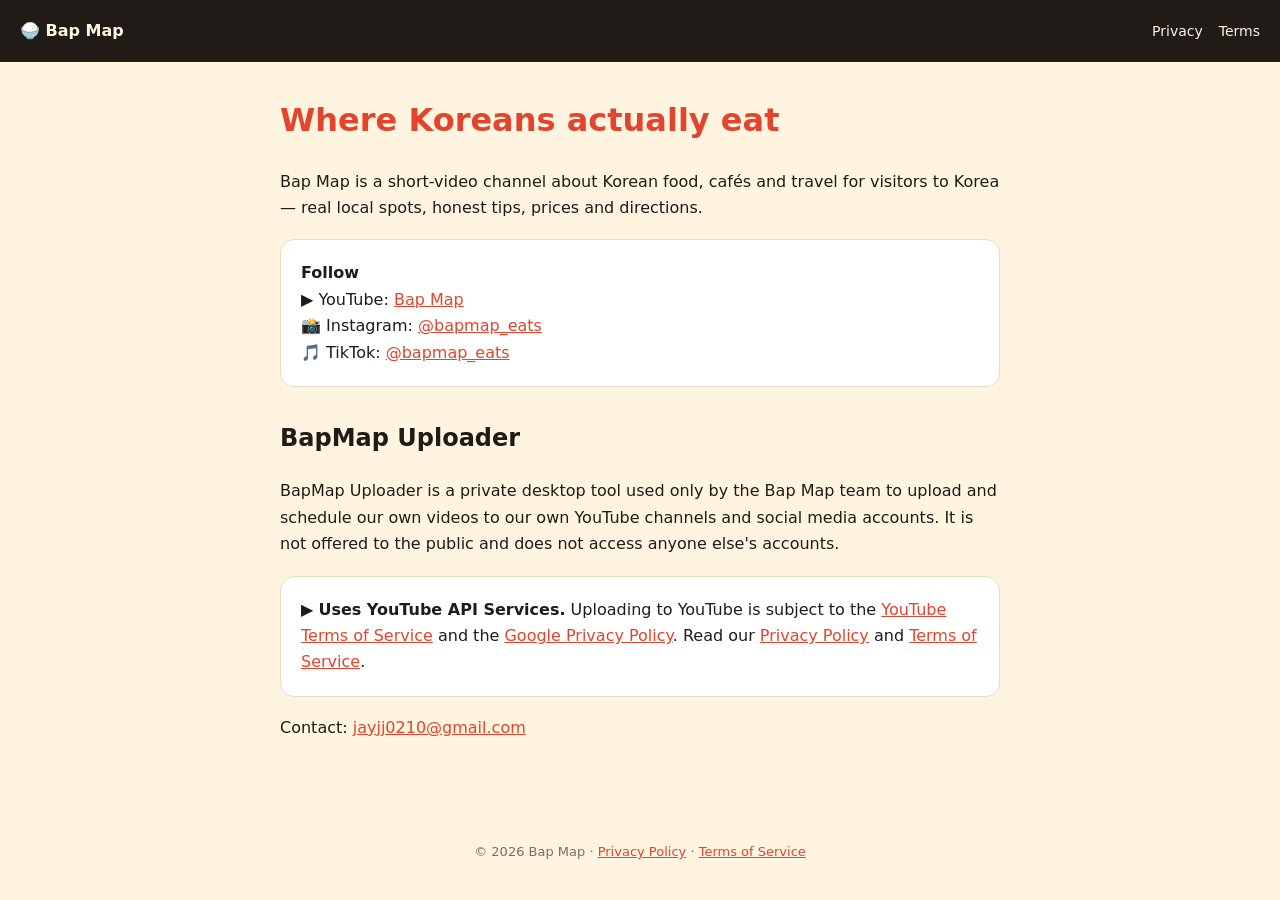
<file: index.html>
<!doctype html><html lang="en"><head><meta charset="utf-8"><meta name="viewport" content="width=device-width,initial-scale=1">
<title>Bap Map — Where Koreans actually eat</title><link rel="stylesheet" href="style.css"></head><body>
<header><a href="./">🍚 Bap Map</a><nav><a href="privacy.html">Privacy</a><a href="terms.html">Terms</a></nav></header>
<main>
<h1>Where Koreans actually eat</h1>
<p>Bap Map is a short-video channel about Korean food, cafés and travel for visitors to Korea — real local spots, honest tips, prices and directions.</p>
<div class="card"><b>Follow</b><br>
▶ YouTube: <a href="https://www.youtube.com/channel/UC5KBGikeWIqvLpmcNPwNAkA">Bap Map</a><br>
📸 Instagram: <a href="https://www.instagram.com/bapmap_eats">@bapmap_eats</a><br>
🎵 TikTok: <a href="https://www.tiktok.com/@bapmap_eats">@bapmap_eats</a></div>
<h2>BapMap Uploader</h2>
<p>BapMap Uploader is a private desktop tool used only by the Bap Map team to upload and schedule our own videos to our own YouTube channels and social media accounts. It is not offered to the public and does not access anyone else's accounts.</p>
<div class="card">▶ <b>Uses YouTube API Services.</b> Uploading to YouTube is subject to the <a href="https://www.youtube.com/t/terms">YouTube Terms of Service</a> and the <a href="https://policies.google.com/privacy">Google Privacy Policy</a>. Read our <a href="privacy.html">Privacy Policy</a> and <a href="terms.html">Terms of Service</a>.</div>
<p>Contact: <a href="mailto:jayjj0210@gmail.com">jayjj0210@gmail.com</a></p>
</main><footer>© 2026 Bap Map · <a href="privacy.html">Privacy Policy</a> · <a href="terms.html">Terms of Service</a></footer></body></html>
</file>
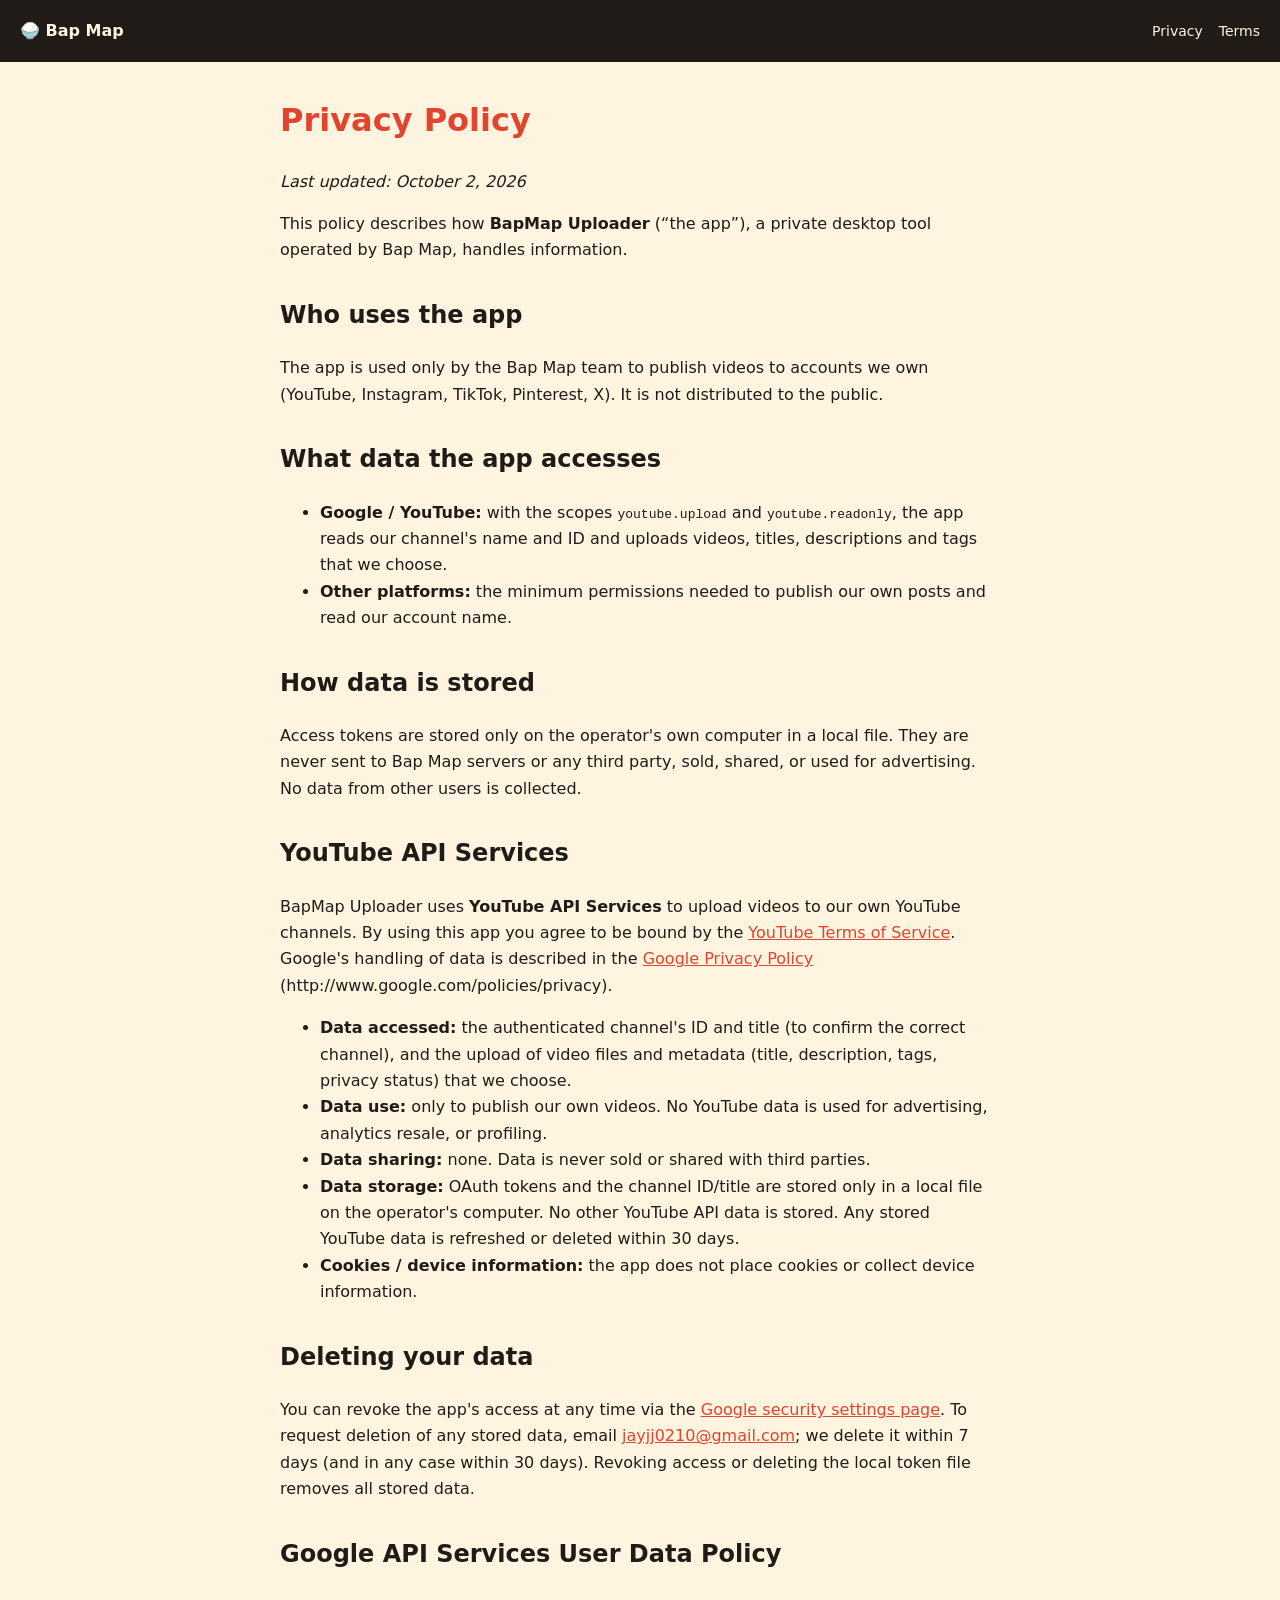
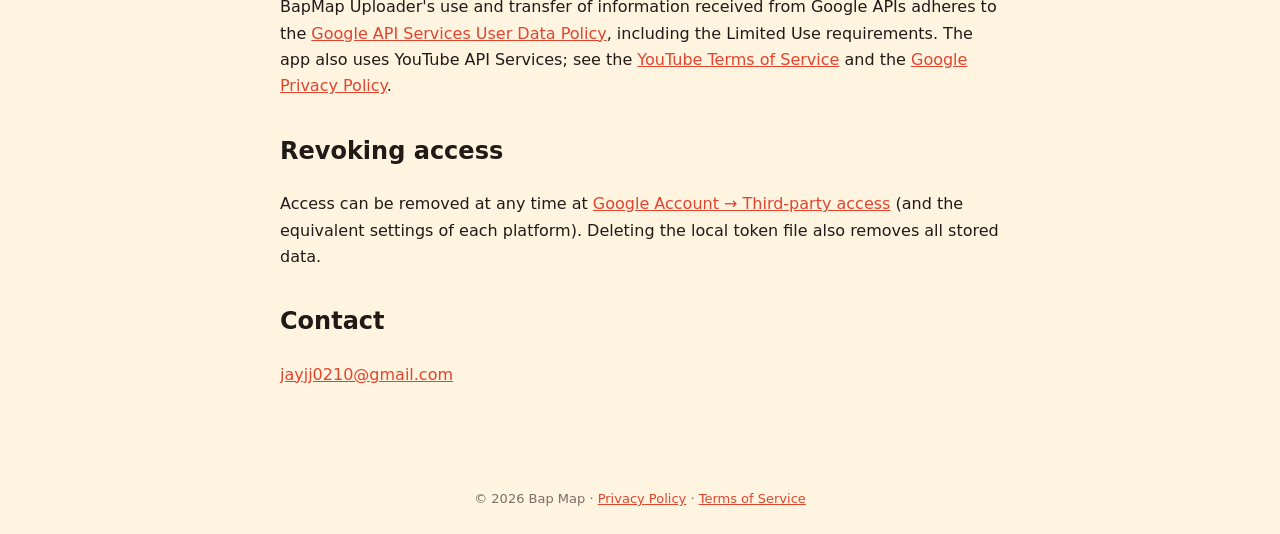
<file: privacy.html>
<!doctype html><html lang="en"><head><meta charset="utf-8"><meta name="viewport" content="width=device-width,initial-scale=1">
<title>Privacy Policy — BapMap Uploader</title><link rel="stylesheet" href="style.css"></head><body>
<header><a href="./">🍚 Bap Map</a><nav><a href="privacy.html">Privacy</a><a href="terms.html">Terms</a></nav></header>
<main>
<h1>Privacy Policy</h1><p><i>Last updated: October 2, 2026</i></p>
<p>This policy describes how <b>BapMap Uploader</b> (“the app”), a private desktop tool operated by Bap Map, handles information.</p>
<h2>Who uses the app</h2>
<p>The app is used only by the Bap Map team to publish videos to accounts we own (YouTube, Instagram, TikTok, Pinterest, X). It is not distributed to the public.</p>
<h2>What data the app accesses</h2>
<ul>
<li><b>Google / YouTube:</b> with the scopes <code>youtube.upload</code> and <code>youtube.readonly</code>, the app reads our channel's name and ID and uploads videos, titles, descriptions and tags that we choose.</li>
<li><b>Other platforms:</b> the minimum permissions needed to publish our own posts and read our account name.</li>
</ul>
<h2>How data is stored</h2>
<p>Access tokens are stored only on the operator's own computer in a local file. They are never sent to Bap Map servers or any third party, sold, shared, or used for advertising. No data from other users is collected.</p>
<h2>YouTube API Services</h2>
<p>BapMap Uploader uses <b>YouTube API Services</b> to upload videos to our own YouTube channels. By using this app you agree to be bound by the <a href="https://www.youtube.com/t/terms">YouTube Terms of Service</a>. Google's handling of data is described in the <a href="https://policies.google.com/privacy">Google Privacy Policy</a> (http://www.google.com/policies/privacy).</p>
<ul>
<li><b>Data accessed:</b> the authenticated channel's ID and title (to confirm the correct channel), and the upload of video files and metadata (title, description, tags, privacy status) that we choose.</li>
<li><b>Data use:</b> only to publish our own videos. No YouTube data is used for advertising, analytics resale, or profiling.</li>
<li><b>Data sharing:</b> none. Data is never sold or shared with third parties.</li>
<li><b>Data storage:</b> OAuth tokens and the channel ID/title are stored only in a local file on the operator's computer. No other YouTube API data is stored. Any stored YouTube data is refreshed or deleted within 30 days.</li>
<li><b>Cookies / device information:</b> the app does not place cookies or collect device information.</li>
</ul>
<h2>Deleting your data</h2>
<p>You can revoke the app's access at any time via the <a href="https://security.google.com/settings/security/permissions">Google security settings page</a>. To request deletion of any stored data, email <a href="mailto:jayjj0210@gmail.com">jayjj0210@gmail.com</a>; we delete it within 7 days (and in any case within 30 days). Revoking access or deleting the local token file removes all stored data.</p>
<h2>Google API Services User Data Policy</h2>
<p>BapMap Uploader's use and transfer of information received from Google APIs adheres to the <a href="https://developers.google.com/terms/api-services-user-data-policy">Google API Services User Data Policy</a>, including the Limited Use requirements. The app also uses YouTube API Services; see the <a href="https://www.youtube.com/t/terms">YouTube Terms of Service</a> and the <a href="https://policies.google.com/privacy">Google Privacy Policy</a>.</p>
<h2>Revoking access</h2>
<p>Access can be removed at any time at <a href="https://myaccount.google.com/permissions">Google Account → Third-party access</a> (and the equivalent settings of each platform). Deleting the local token file also removes all stored data.</p>
<h2>Contact</h2><p><a href="mailto:jayjj0210@gmail.com">jayjj0210@gmail.com</a></p>
</main><footer>© 2026 Bap Map · <a href="privacy.html">Privacy Policy</a> · <a href="terms.html">Terms of Service</a></footer></body></html>
</file>
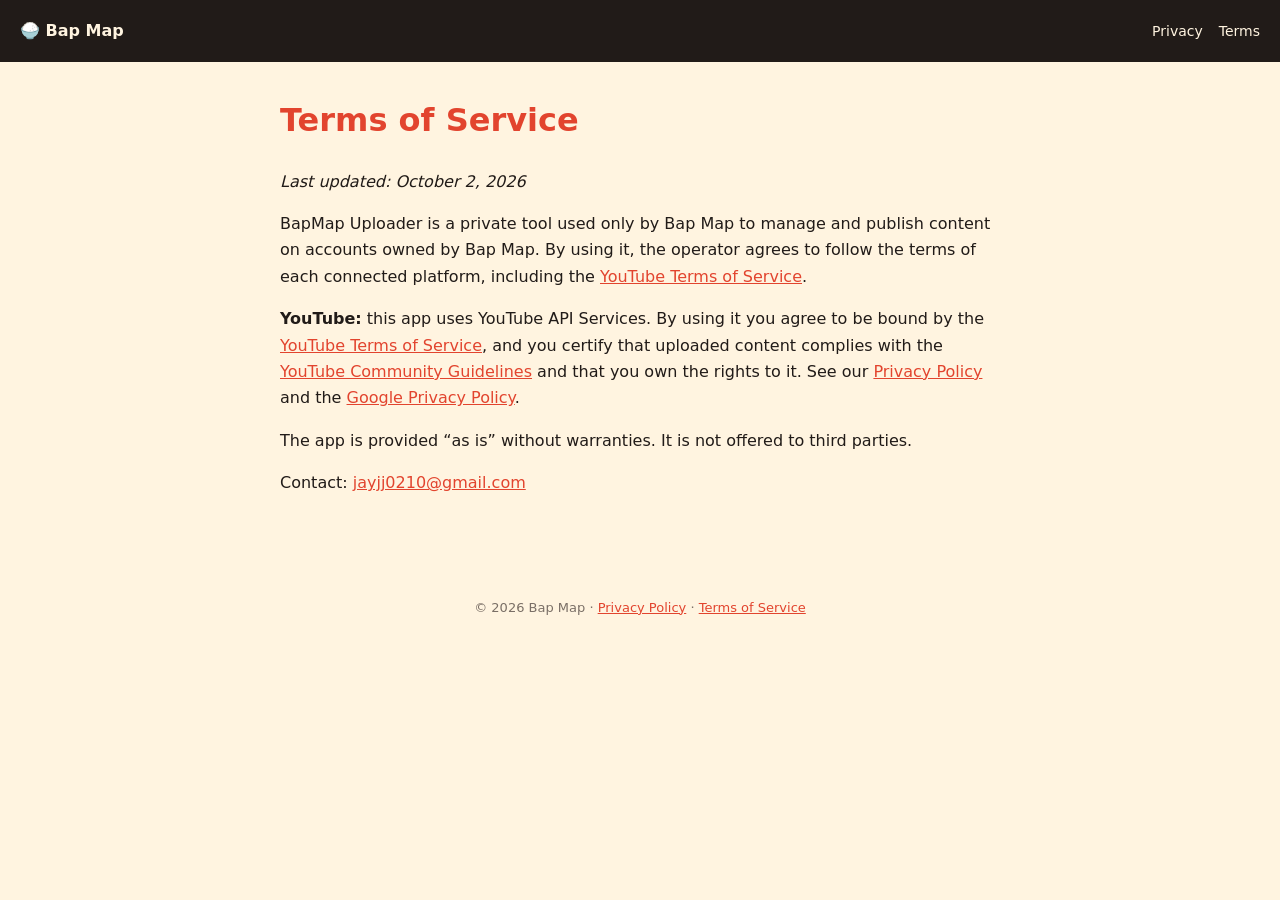
<file: terms.html>
<!doctype html><html lang="en"><head><meta charset="utf-8"><meta name="viewport" content="width=device-width,initial-scale=1">
<title>Terms of Service — BapMap Uploader</title><link rel="stylesheet" href="style.css"></head><body>
<header><a href="./">🍚 Bap Map</a><nav><a href="privacy.html">Privacy</a><a href="terms.html">Terms</a></nav></header>
<main>
<h1>Terms of Service</h1><p><i>Last updated: October 2, 2026</i></p>
<p>BapMap Uploader is a private tool used only by Bap Map to manage and publish content on accounts owned by Bap Map. By using it, the operator agrees to follow the terms of each connected platform, including the <a href="https://www.youtube.com/t/terms">YouTube Terms of Service</a>.</p>
<p><b>YouTube:</b> this app uses YouTube API Services. By using it you agree to be bound by the <a href="https://www.youtube.com/t/terms">YouTube Terms of Service</a>, and you certify that uploaded content complies with the <a href="https://www.youtube.com/howyoutubeworks/policies/community-guidelines/">YouTube Community Guidelines</a> and that you own the rights to it. See our <a href="privacy.html">Privacy Policy</a> and the <a href="https://policies.google.com/privacy">Google Privacy Policy</a>.</p>
<p>The app is provided “as is” without warranties. It is not offered to third parties.</p>
<p>Contact: <a href="mailto:jayjj0210@gmail.com">jayjj0210@gmail.com</a></p>
</main><footer>© 2026 Bap Map · <a href="privacy.html">Privacy Policy</a> · <a href="terms.html">Terms of Service</a></footer></body></html>
</file>
<file: style.css>
:root{--red:#E2442E;--cream:#FFF4E0;--ink:#211B18;--yel:#FFD666}
*{box-sizing:border-box}body{margin:0;font-family:Poppins,"Malgun Gothic",system-ui,sans-serif;background:var(--cream);color:var(--ink);line-height:1.65}
header{background:var(--ink);color:var(--cream);padding:18px 20px}header a{color:var(--cream);text-decoration:none;font-weight:700}
nav{float:right}nav a{margin-left:16px;font-weight:400;font-size:14px}
main{max-width:760px;margin:0 auto;padding:32px 20px 60px}h1{color:var(--red);margin-top:0}h2{margin-top:32px}
.card{background:#fff;border-radius:14px;padding:20px;margin:18px 0;border:1px solid #eadcc4}
a{color:var(--red)}footer{text-align:center;font-size:13px;color:#7a6f66;padding:24px}
</file>
